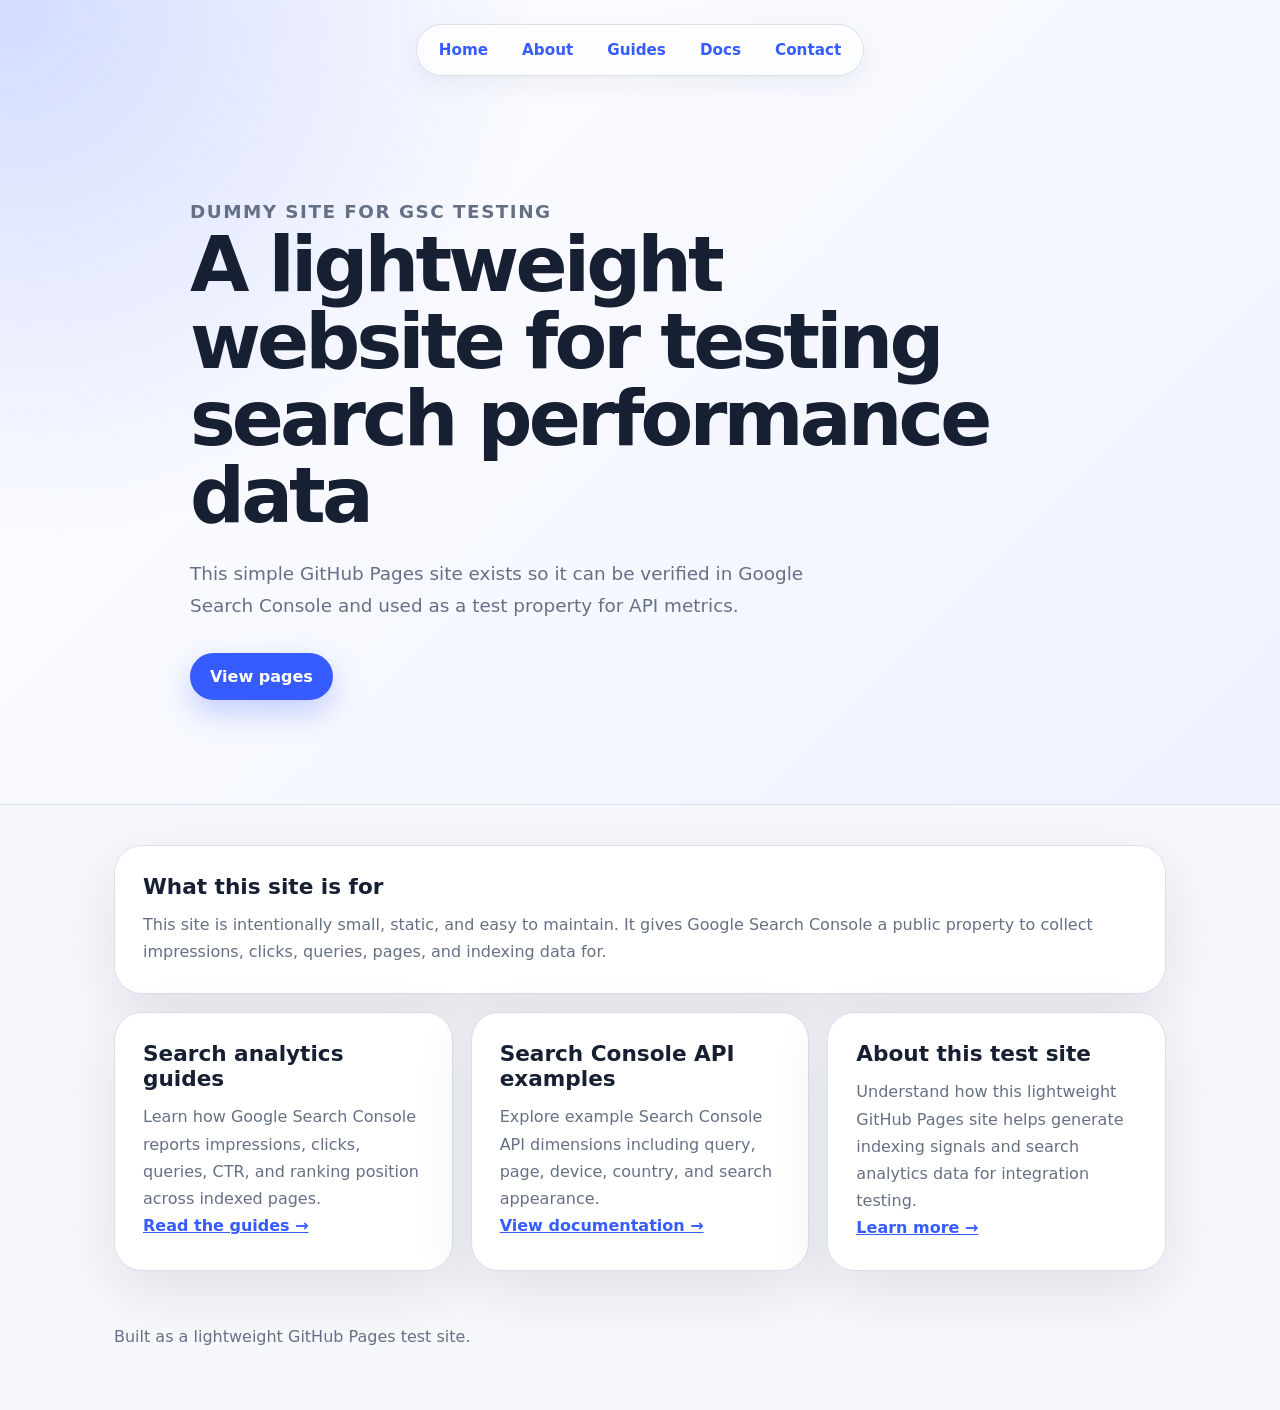
<file: index.html>
<!doctype html>
<html lang="en">
  <head>
    <meta charset="utf-8" />
    <meta name="viewport" content="width=device-width, initial-scale=1" />

    <title>Search Metrics Demo Site</title>
    <meta
      name="description"
      content="A lightweight demo website used for testing Google Search Console metrics."
    />

    <meta
      name="google-site-verification"
      content="sIRmQoUHu9z6Y3kTwioSYbK9b_Pt0CVYlwQNP-egn8g"
    />

    <link rel="stylesheet" href="./styles.css" />
  </head>

  <body>
    <header class="hero">
      <nav>
        <a href="./index.html">Home</a>
        <a href="./about.html">About</a>
        <a href="./guides.html">Guides</a>
        <a href="./docs.html">Docs</a>
        <a href="./contact.html">Contact</a>
      </nav>

      <section class="hero-content">
        <p class="eyebrow">Dummy site for GSC testing</p>
        <h1>A lightweight website for testing search performance data</h1>
        <p>
          This simple GitHub Pages site exists so it can be verified in Google
          Search Console and used as a test property for API metrics.
        </p>
        <a class="button" href="#content">View pages</a>
      </section>
    </header>

    <main id="content" class="content">
      <section class="card">
        <h2>What this site is for</h2>
        <p>
          This site is intentionally small, static, and easy to maintain. It
          gives Google Search Console a public property to collect impressions,
          clicks, queries, pages, and indexing data for.
        </p>
      </section>

      <section class="grid">
        <article class="card">
          <h2>Search analytics guides</h2>
          <p>
            Learn how Google Search Console reports impressions, clicks,
            queries, CTR, and ranking position across indexed pages.
          </p>

          <p>
            <a href="./guides.html">Read the guides →</a>
          </p>
        </article>

        <article class="card">
          <h2>Search Console API examples</h2>
          <p>
            Explore example Search Console API dimensions including query, page,
            device, country, and search appearance.
          </p>

          <p>
            <a href="./docs.html">View documentation →</a>
          </p>
        </article>

        <article class="card">
          <h2>About this test site</h2>
          <p>
            Understand how this lightweight GitHub Pages site helps generate
            indexing signals and search analytics data for integration testing.
          </p>

          <p>
            <a href="./about.html">Learn more →</a>
          </p>
        </article>
      </section>

    </main>

    <footer class="footer">
      <p>Built as a lightweight GitHub Pages test site.</p>
    </footer>
  </body>
</html>
</file>
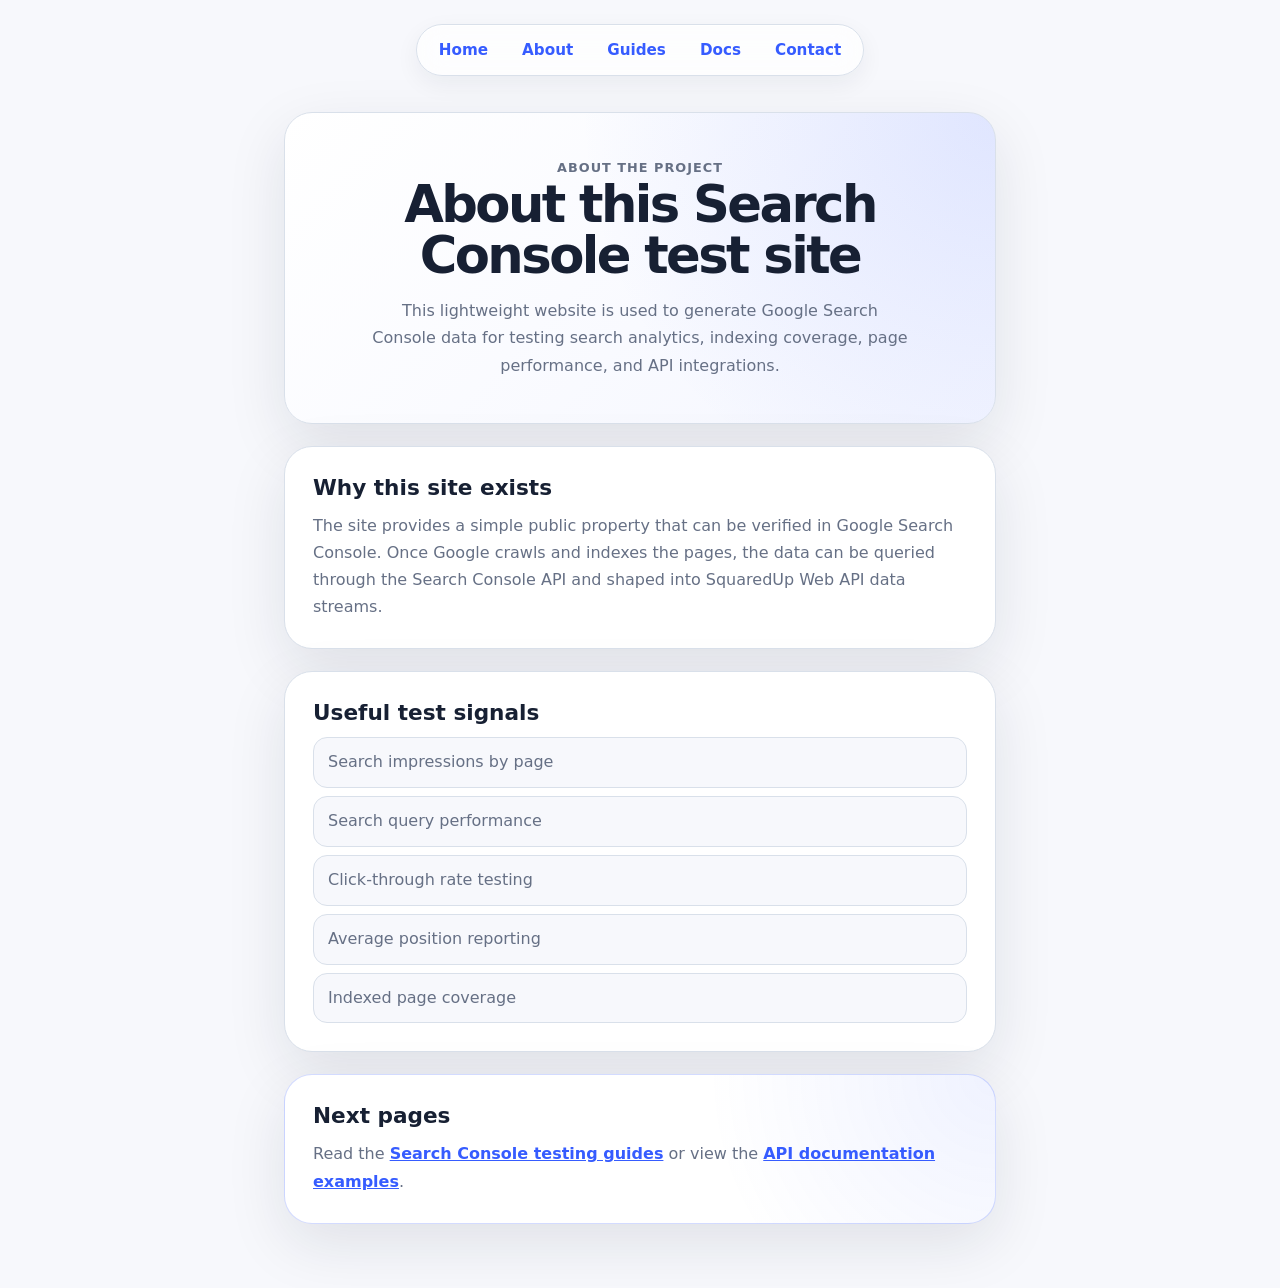
<file: about.html>
<!doctype html>
<html lang="en">
  <head>
    <meta charset="utf-8" />
    <meta name="viewport" content="width=device-width, initial-scale=1" />
    <title>About | Search Console Demo</title>
    <meta
      name="description"
      content="About this Google Search Console demo site for testing search analytics, page indexing, and SquaredUp plugin data streams."
    />
    <link rel="stylesheet" href="./styles.css" />
  </head>

  <body>
    <div class="container page">
      <nav>
        <a href="./index.html">Home</a>
        <a href="./about.html">About</a>
        <a href="./guides.html">Guides</a>
        <a href="./docs.html">Docs</a>
        <a href="./contact.html">Contact</a>
      </nav>

      <section class="card">
        <p class="eyebrow">About the project</p>
        <h1>About this Search Console test site</h1>
        <p>
          This lightweight website is used to generate Google Search Console
          data for testing search analytics, indexing coverage, page
          performance, and API integrations.
        </p>
      </section>

      <section class="card">
        <h2>Why this site exists</h2>
        <p>
          The site provides a simple public property that can be verified in
          Google Search Console. Once Google crawls and indexes the pages, the
          data can be queried through the Search Console API and shaped into
          SquaredUp Web API data streams.
        </p>
      </section>

      <section class="card">
        <h2>Useful test signals</h2>
        <ul>
          <li>Search impressions by page</li>
          <li>Search query performance</li>
          <li>Click-through rate testing</li>
          <li>Average position reporting</li>
          <li>Indexed page coverage</li>
        </ul>
      </section>

      <section class="card link-card">
        <h2>Next pages</h2>
        <p>
          Read the <a href="./guides.html">Search Console testing guides</a> or
          view the <a href="./docs.html">API documentation examples</a>.
        </p>
      </section>
    </div>
  </body>
</html>
</file>
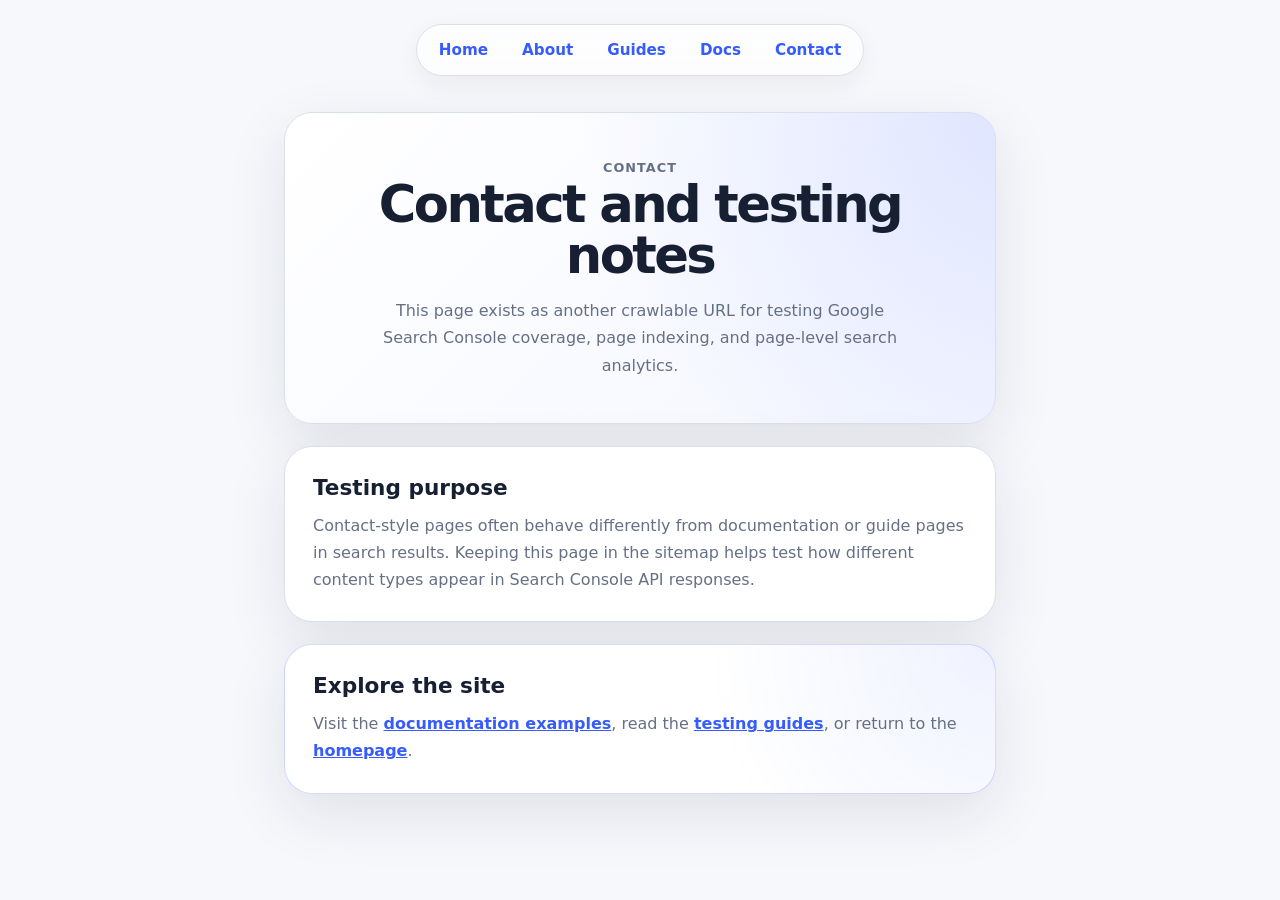
<file: contact.html>
<!doctype html>
<html lang="en">
  <head>
    <meta charset="utf-8" />
    <meta name="viewport" content="width=device-width, initial-scale=1" />
    <title>Contact | Search Console Demo</title>
    <meta
      name="description"
      content="Contact page for the Google Search Console demo site used for indexing and search performance testing."
    />
    <link rel="stylesheet" href="./styles.css" />
  </head>

  <body>
    <div class="container page">
      <nav>
        <a href="./index.html">Home</a>
        <a href="./about.html">About</a>
        <a href="./guides.html">Guides</a>
        <a href="./docs.html">Docs</a>
        <a href="./contact.html">Contact</a>
      </nav>

      <section class="card">
        <p class="eyebrow">Contact</p>
        <h1>Contact and testing notes</h1>
        <p>
          This page exists as another crawlable URL for testing Google Search
          Console coverage, page indexing, and page-level search analytics.
        </p>
      </section>

      <section class="card">
        <h2>Testing purpose</h2>
        <p>
          Contact-style pages often behave differently from documentation or
          guide pages in search results. Keeping this page in the sitemap helps
          test how different content types appear in Search Console API
          responses.
        </p>
      </section>

      <section class="card link-card">
        <h2>Explore the site</h2>
        <p>
          Visit the <a href="./docs.html">documentation examples</a>, read the
          <a href="./guides.html">testing guides</a>, or return to the
          <a href="./index.html">homepage</a>.
        </p>
      </section>
    </div>
  </body>
</html>
</file>
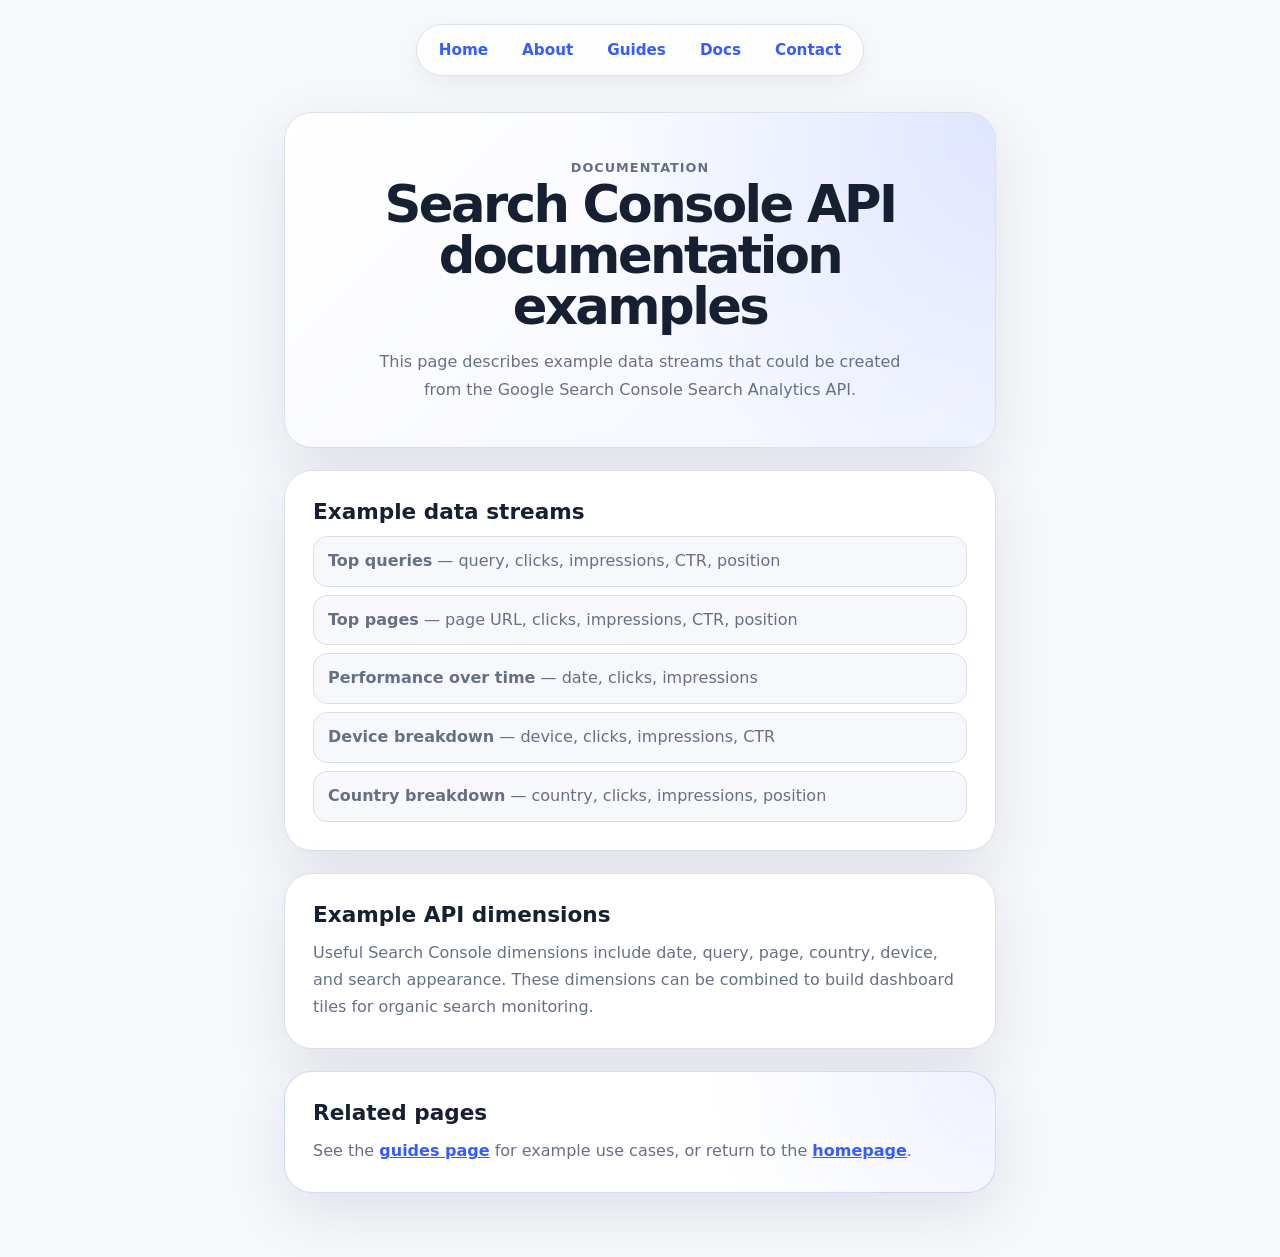
<file: docs.html>
<!doctype html>
<html lang="en">
  <head>
    <meta charset="utf-8" />
    <meta name="viewport" content="width=device-width, initial-scale=1" />
    <title>Docs | Search Console Demo</title>
    <meta
      name="description"
      content="Documentation examples for querying Google Search Console API data and shaping search metrics for SquaredUp dashboards."
    />
    <link rel="stylesheet" href="./styles.css" />
  </head>

  <body>
    <div class="container page">
      <nav>
        <a href="./index.html">Home</a>
        <a href="./about.html">About</a>
        <a href="./guides.html">Guides</a>
        <a href="./docs.html">Docs</a>
        <a href="./contact.html">Contact</a>
      </nav>

      <section class="card">
        <p class="eyebrow">Documentation</p>
        <h1>Search Console API documentation examples</h1>
        <p>
          This page describes example data streams that could be created from
          the Google Search Console Search Analytics API.
        </p>
      </section>

      <section class="card">
        <h2>Example data streams</h2>
        <ul>
          <li>
            <strong>Top queries</strong> — query, clicks, impressions, CTR,
            position
          </li>
          <li>
            <strong>Top pages</strong> — page URL, clicks, impressions, CTR,
            position
          </li>
          <li>
            <strong>Performance over time</strong> — date, clicks, impressions
          </li>
          <li>
            <strong>Device breakdown</strong> — device, clicks, impressions, CTR
          </li>
          <li>
            <strong>Country breakdown</strong> — country, clicks, impressions,
            position
          </li>
        </ul>
      </section>

      <section class="card">
        <h2>Example API dimensions</h2>
        <p>
          Useful Search Console dimensions include date, query, page, country,
          device, and search appearance. These dimensions can be combined to
          build dashboard tiles for organic search monitoring.
        </p>
      </section>

      <section class="card link-card">
        <h2>Related pages</h2>
        <p>
          See the <a href="./guides.html">guides page</a> for example use cases,
          or return to the <a href="./index.html">homepage</a>.
        </p>
      </section>
    </div>
  </body>
</html>
</file>
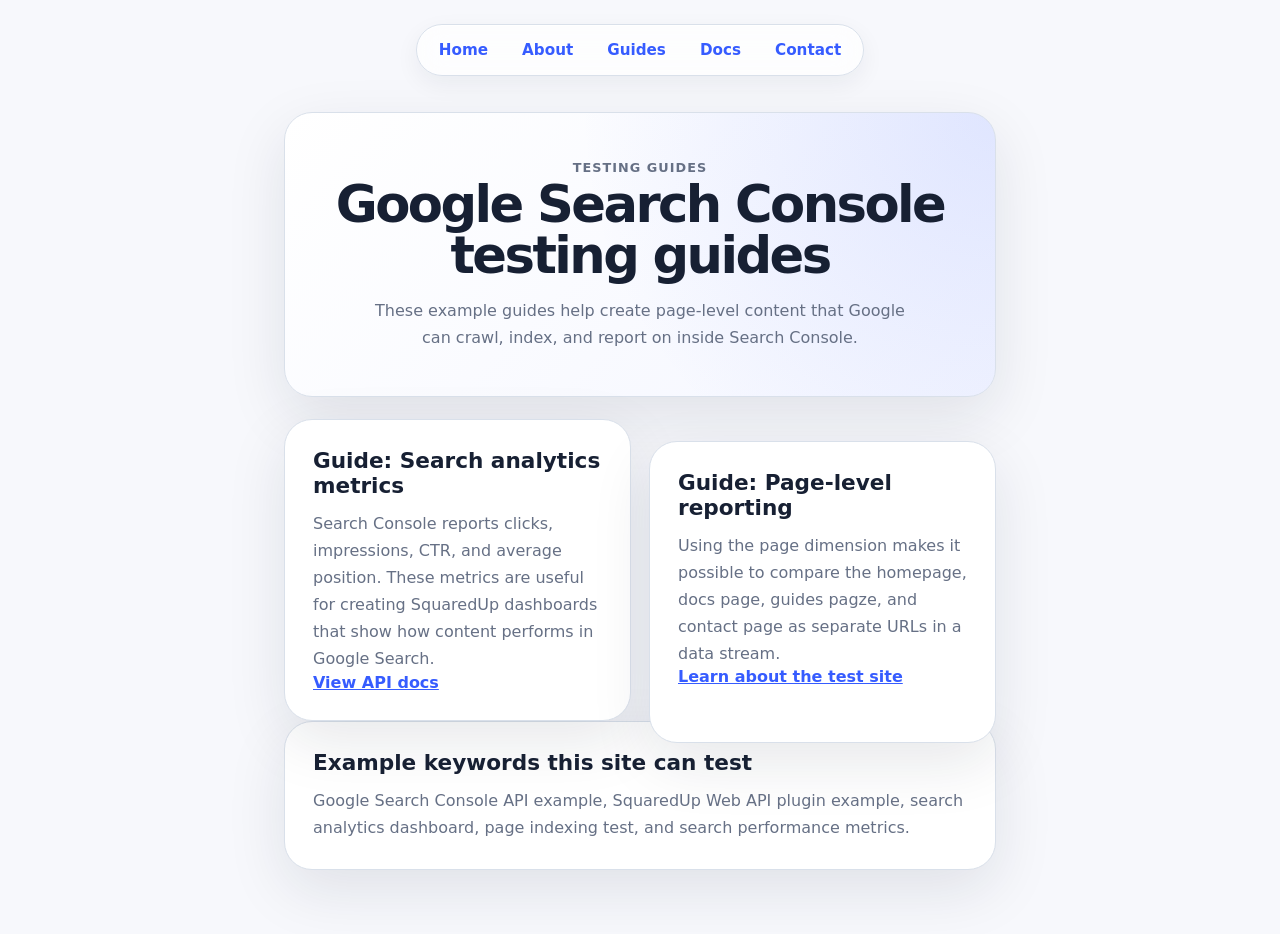
<file: guides.html>
<!doctype html>
<html lang="en">
  <head>
    <meta charset="utf-8" />
    <meta name="viewport" content="width=device-width, initial-scale=1" />
    <title>Guides | Search Console Demo</title>
    <meta
      name="description"
      content="Guides for testing Google Search Console metrics including queries, pages, impressions, CTR, and indexing data."
    />
    <link rel="stylesheet" href="./styles.css" />
  </head>

  <body>
    <div class="container page">
      <nav>
        <a href="./index.html">Home</a>
        <a href="./about.html">About</a>
        <a href="./guides.html">Guides</a>
        <a href="./docs.html">Docs</a>
        <a href="./contact.html">Contact</a>
      </nav>

      <section class="card">
        <p class="eyebrow">Testing guides</p>
        <h1>Google Search Console testing guides</h1>
        <p>
          These example guides help create page-level content that Google can
          crawl, index, and report on inside Search Console.
        </p>
      </section>

      <section class="grid two">
        <article class="card">
          <h2>Guide: Search analytics metrics</h2>
          <p>
            Search Console reports clicks, impressions, CTR, and average
            position. These metrics are useful for creating SquaredUp dashboards
            that show how content performs in Google Search.
          </p>
          <a href="./docs.html">View API docs</a>
        </article>

        <article class="card">
          <h2>Guide: Page-level reporting</h2>
          <p>
            Using the page dimension makes it possible to compare the homepage,
            docs page, guides pagze, and contact page as separate URLs in a data
            stream.
          </p>
          <a href="./about.html">Learn about the test site</a>
        </article>
      </section>

      <section class="card">
        <h2>Example keywords this site can test</h2>
        <p>
          Google Search Console API example, SquaredUp Web API plugin example,
          search analytics dashboard, page indexing test, and search performance
          metrics.
        </p>
      </section>
    </div>
  </body>
</html>
</file>
<file: styles.css>
:root {
  --bg: #f7f8fc;
  --text: #172033;
  --muted: #667085;
  --card: #ffffff;
  --border: #d9e0ea;
  --accent: #365cff;
  --accent-dark: #243fd0;
  --shadow: 0 20px 60px rgba(23, 32, 51, 0.1);
}

* {
  box-sizing: border-box;
}

html {
  scroll-behavior: smooth;
}

body {
  margin: 0;
  font-family:
    Inter,
    ui-sans-serif,
    system-ui,
    -apple-system,
    BlinkMacSystemFont,
    "Segoe UI",
    sans-serif;
  color: var(--text);
  background: var(--bg);
}

/* ===============================
   NAVIGATION (shared across pages)
================================ */

nav {
  display: flex;
  justify-content: center;
  align-items: center;
  gap: 6px;

  width: fit-content;
  max-width: calc(100% - 48px);

  margin: 28px auto 36px;
  padding: 8px;

  border: 1px solid var(--border);
  border-radius: 999px;

  background: rgba(255, 255, 255, 0.72);
  backdrop-filter: blur(14px);

  box-shadow:
    0 8px 24px rgba(23, 32, 51, 0.06),
    inset 0 1px 0 rgba(255, 255, 255, 0.8);

  font-weight: 600;
}

nav a {
  padding: 8px 14px;
  border-radius: 999px;

  color: var(--accent);
  font-size: 0.95rem;
  text-decoration: none;

  transition:
    background 0.18s ease,
    color 0.18s ease,
    transform 0.12s ease,
    box-shadow 0.12s ease;
}

nav a:hover {
  background: #eef2ff;
  color: var(--accent-dark);
  transform: translateY(-1px);
  box-shadow: 0 2px 8px rgba(54, 92, 255, 0.16);
}

nav a:active {
  transform: translateY(0);
  box-shadow: none;
}

/* ===============================
   HOMEPAGE
================================ */

.hero {
  min-height: 72vh;
  padding: 24px;
  background:
    radial-gradient(circle at top left, rgba(54, 92, 255, 0.22), transparent 34rem),
    linear-gradient(135deg, #ffffff, #eef2ff);
  border-bottom: 1px solid var(--border);
}

.hero nav {
  margin-top: 0;
}

.hero-content {
  max-width: 900px;
  margin: 120px auto 80px;
}

.eyebrow {
  margin: 0 0 12px;
  color: var(--accent);
  font-size: 0.8rem;
  font-weight: 800;
  letter-spacing: 0.08em;
  text-transform: uppercase;
}

h1 {
  max-width: 820px;
  margin: 0;
  font-size: clamp(2.4rem, 6vw, 5rem);
  line-height: 1;
  letter-spacing: -0.05em;
}

.hero-content p {
  max-width: 640px;
  margin: 24px 0 0;
  color: var(--muted);
  font-size: 1.15rem;
  line-height: 1.7;
}

.button {
  display: inline-block;
  margin-top: 32px;
  padding: 14px 20px;
  border-radius: 999px;
  background: var(--accent);
  color: #ffffff;
  text-decoration: none;
  font-weight: 800;
  box-shadow: 0 12px 30px rgba(54, 92, 255, 0.28);
}

.button:hover {
  background: var(--accent-dark);
}

/* ===============================
   GENERAL CONTENT
================================ */

.content {
  max-width: 1100px;
  margin: 0 auto;
  padding: 40px 24px;
}

.grid {
  display: grid;
  grid-template-columns: repeat(3, 1fr);
  gap: 18px;
  margin-top: 18px;
}

/* FIXED: prevents guides page overlap */

.grid.two,
.two {
  grid-template-columns: repeat(auto-fit, minmax(280px, 1fr));
}

.card {
  padding: 28px;
  border: 1px solid var(--border);
  border-radius: 28px;
  background: var(--card);
  box-shadow: var(--shadow);
  min-width: 0;
}

.card h2 {
  margin: 0 0 12px;
  font-size: 1.35rem;
}

.card p {
  margin: 0;
  color: var(--muted);
  line-height: 1.7;
}

.card a {
  color: var(--accent);
  font-weight: 700;
  overflow-wrap: anywhere;
}

.footer {
  max-width: 1100px;
  margin: 0 auto;
  padding: 0 24px 48px;
  color: var(--muted);
}

/* ===============================
   SUBPAGES
================================ */

.page {
  max-width: 760px;
  margin: 0 auto;
  padding: 24px 24px 64px;
}

.page nav {
  margin-top: 0;
  margin-bottom: 36px;
}

.page > .card:first-of-type {
  text-align: center;
  padding: 44px;
  background:
    radial-gradient(circle at top right, rgba(54, 92, 255, 0.12), transparent 26rem),
    linear-gradient(135deg, #ffffff, #f4f6ff);
}

.page > .card:first-of-type h1 {
  font-size: clamp(2rem, 4vw, 3.4rem);
}

.page > .card:first-of-type p:not(.eyebrow) {
  max-width: 540px;
  margin: 16px auto 0;
}

.page .card + .card {
  margin-top: 22px;
}

.page .grid {
  margin-top: 22px;
}

.page .grid .card {
  height: 100%;
}

.link-card {
  border-color: rgba(54, 92, 255, 0.22);
  background:
    radial-gradient(circle at top right, rgba(54, 92, 255, 0.08), transparent 18rem),
    var(--card);
}

ul {
  margin: 0;
  padding-left: 0;
  color: var(--muted);
  line-height: 1.8;
  list-style: none;
}

li {
  padding: 10px 14px;
  border: 1px solid var(--border);
  border-radius: 14px;
  background: #f7f8fc;
  overflow-wrap: anywhere;
}

li + li {
  margin-top: 8px;
}

/* ===============================
   RESPONSIVE
================================ */

@media (max-width: 780px) {
  nav {
    flex-wrap: wrap;
    max-width: 100%;
    border-radius: 24px;
  }

  nav a {
    padding: 8px 12px;
  }

  .hero-content {
    margin-top: 80px;
  }

  .grid {
    grid-template-columns: 1fr;
  }

  .page > .card:first-of-type {
    padding: 32px;
  }
}
</file>
